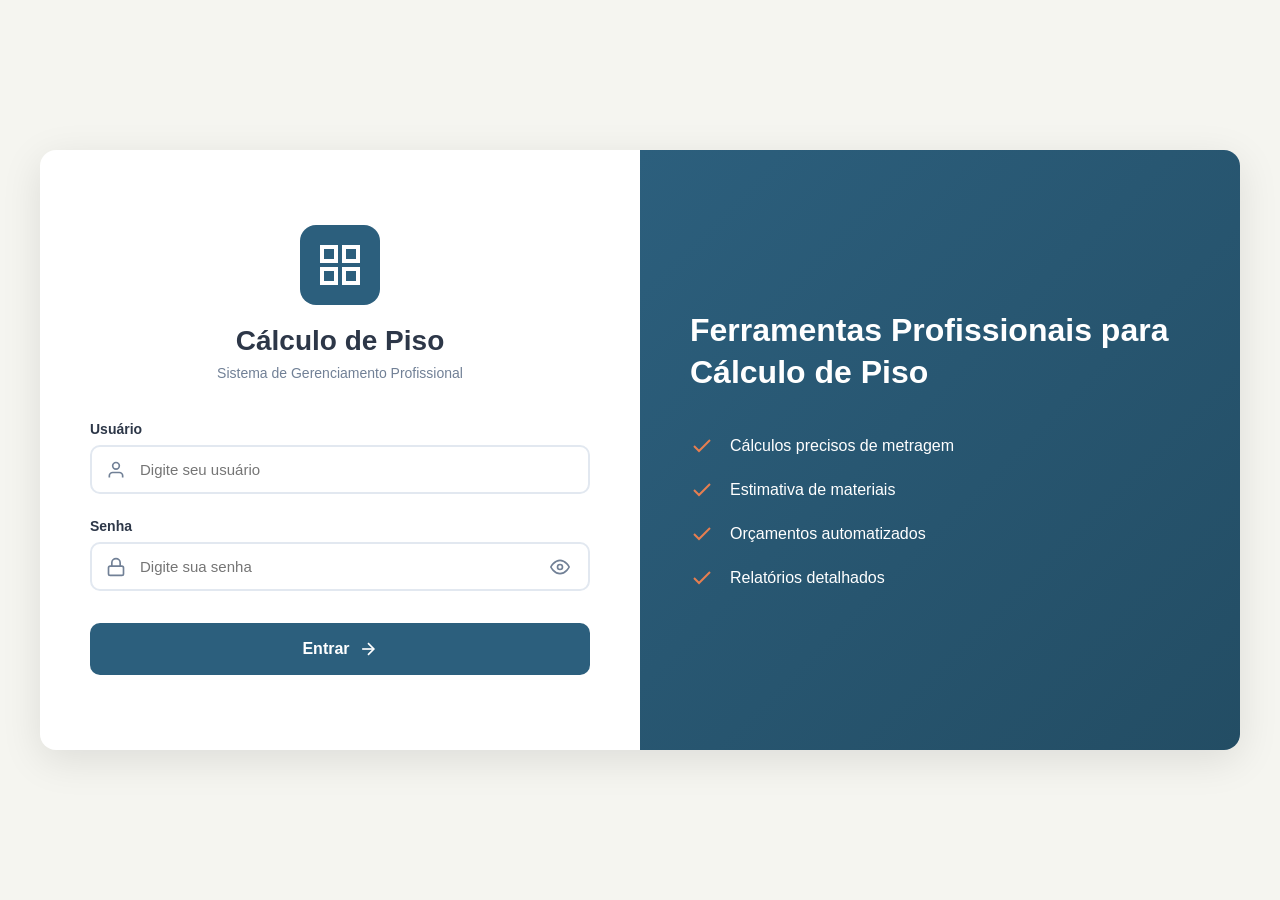
<file: index.html>
<!DOCTYPE html>
<html lang="pt-BR">
<head>
  <meta charset="UTF-8">
  <meta name="viewport" content="width=device-width, initial-scale=1.0">
  <title>Login - Sistema de Cálculo de Piso</title>
  <link rel="stylesheet" href="styles.css">
</head>
<body>
  <div class="container">
    <div class="login-card">
      <div class="logo-section">
        <div class="logo-icon">
          <svg width="48" height="48" viewBox="0 0 24 24" fill="none" stroke="currentColor" stroke-width="2">
            <rect x="3" y="3" width="7" height="7"></rect>
            <rect x="14" y="3" width="7" height="7"></rect>
            <rect x="3" y="14" width="7" height="7"></rect>
            <rect x="14" y="14" width="7" height="7"></rect>
          </svg>
        </div>
        <h1>Cálculo de Piso</h1>
        <p class="subtitle">Sistema de Gerenciamento Profissional</p>
      </div>

      <form id="loginForm" class="login-form">
        <div class="form-group">
          <label for="username">Usuário</label>
          <div class="input-wrapper">
            <svg class="input-icon" width="20" height="20" viewBox="0 0 24 24" fill="none" stroke="currentColor" stroke-width="2">
              <path d="M20 21v-2a4 4 0 0 0-4-4H8a4 4 0 0 0-4 4v2"></path>
              <circle cx="12" cy="7" r="4"></circle>
            </svg>
            <input type="text" id="username" name="username" placeholder="Digite seu usuário" required autocomplete="username">
          </div>
        </div>

        <div class="form-group">
          <label for="password">Senha</label>
          <div class="input-wrapper">
            <svg class="input-icon" width="20" height="20" viewBox="0 0 24 24" fill="none" stroke="currentColor" stroke-width="2">
              <rect x="3" y="11" width="18" height="11" rx="2" ry="2"></rect>
              <path d="M7 11V7a5 5 0 0 1 10 0v4"></path>
            </svg>
            <input type="password" id="password" name="password" placeholder="Digite sua senha" required autocomplete="current-password">
            <button type="button" class="toggle-password" id="togglePassword">
              <svg class="eye-icon" width="20" height="20" viewBox="0 0 24 24" fill="none" stroke="currentColor" stroke-width="2">
                <path d="M1 12s4-8 11-8 11 8 11 8-4 8-11 8-11-8-11-8z"></path>
                <circle cx="12" cy="12" r="3"></circle>
              </svg>
            </button>
          </div>
        </div>

        <div class="error-message" id="errorMessage"></div>

        <button type="submit" class="btn-login" id="btnLogin">
          <span class="btn-text">Entrar</span>
          <svg class="btn-icon" width="20" height="20" viewBox="0 0 24 24" fill="none" stroke="currentColor" stroke-width="2">
            <line x1="5" y1="12" x2="19" y2="12"></line>
            <polyline points="12 5 19 12 12 19"></polyline>
          </svg>
        </button>
      </form>

    </div>

    <div class="info-panel">
      <div class="info-content">
        <h2>Ferramentas Profissionais para Cálculo de Piso</h2>
        <div class="feature-list">
          <div class="feature-item">
            <svg width="24" height="24" viewBox="0 0 24 24" fill="none" stroke="currentColor" stroke-width="2">
              <polyline points="20 6 9 17 4 12"></polyline>
            </svg>
            <span>Cálculos precisos de metragem</span>
          </div>
          <div class="feature-item">
            <svg width="24" height="24" viewBox="0 0 24 24" fill="none" stroke="currentColor" stroke-width="2">
              <polyline points="20 6 9 17 4 12"></polyline>
            </svg>
            <span>Estimativa de materiais</span>
          </div>
          <div class="feature-item">
            <svg width="24" height="24" viewBox="0 0 24 24" fill="none" stroke="currentColor" stroke-width="2">
              <polyline points="20 6 9 17 4 12"></polyline>
            </svg>
            <span>Orçamentos automatizados</span>
          </div>
          <div class="feature-item">
            <svg width="24" height="24" viewBox="0 0 24 24" fill="none" stroke="currentColor" stroke-width="2">
              <polyline points="20 6 9 17 4 12"></polyline>
            </svg>
            <span>Relatórios detalhados</span>
          </div>
        </div>
      </div>
    </div>
  </div>

  <script src="script.js"></script>
</body>
</html>
</file>
<file: styles.css>
* {
  margin: 0;
  padding: 0;
  box-sizing: border-box;
}

:root {
  --color-primary: #2c5f7d;
  --color-primary-hover: #234d64;
  --color-accent: #e67e50;
  --color-background: #f5f5f0;
  --color-card: #ffffff;
  --color-text: #2d3748;
  --color-text-light: #718096;
  --color-border: #e2e8f0;
  --color-error: #dc2626;
  --color-success: #16a34a;
}

/* Forçando overflow hidden para remover barras de rolagem */
html,
body {
  overflow: hidden;
  width: 100%;
  height: 100%;
  margin: 0;
  padding: 0;
}

body {
  font-family: "Segoe UI", Tahoma, Geneva, Verdana, sans-serif;
  background-color: var(--color-background);
  height: 100vh;
  display: flex;
  justify-content: center;
  align-items: center;
  padding: 20px;
}

.container {
  display: grid;
  grid-template-columns: 1fr 1fr;
  max-width: 1200px;
  width: 100%;
  min-height: 600px;
  background: var(--color-card);
  border-radius: 16px;
  box-shadow: 0 10px 40px rgba(0, 0, 0, 0.1);
  overflow: hidden;
}

.login-card {
  padding: 60px 50px;
  display: flex;
  flex-direction: column;
  justify-content: center;
}

.logo-section {
  text-align: center;
  margin-bottom: 40px;
}

.logo-icon {
  display: inline-flex;
  align-items: center;
  justify-content: center;
  width: 80px;
  height: 80px;
  background: var(--color-primary);
  color: white;
  border-radius: 16px;
  margin-bottom: 20px;
}

.logo-section h1 {
  font-size: 28px;
  font-weight: 700;
  color: var(--color-text);
  margin-bottom: 8px;
}

.subtitle {
  font-size: 14px;
  color: var(--color-text-light);
}

.login-form {
  display: flex;
  flex-direction: column;
  gap: 24px;
}

.form-group {
  display: flex;
  flex-direction: column;
  gap: 8px;
}

.form-group label {
  font-size: 14px;
  font-weight: 600;
  color: var(--color-text);
}

.input-wrapper {
  position: relative;
  display: flex;
  align-items: center;
}

.input-icon {
  position: absolute;
  left: 16px;
  color: var(--color-text-light);
  pointer-events: none;
}

.input-wrapper input {
  width: 100%;
  padding: 14px 16px 14px 48px;
  font-size: 15px;
  border: 2px solid var(--color-border);
  border-radius: 10px;
  background: var(--color-card);
  color: var(--color-text);
  transition: all 0.3s ease;
  outline: none;
}

.input-wrapper input:focus {
  border-color: var(--color-primary);
  box-shadow: 0 0 0 3px rgba(44, 95, 125, 0.1);
}

.toggle-password {
  position: absolute;
  right: 16px;
  background: none;
  border: none;
  cursor: pointer;
  padding: 4px;
  display: flex;
  align-items: center;
  color: var(--color-text-light);
  transition: color 0.2s;
}

.toggle-password:hover {
  color: var(--color-primary);
}

.error-message {
  display: none;
  padding: 12px 16px;
  background: #fee;
  border: 1px solid var(--color-error);
  border-radius: 8px;
  color: var(--color-error);
  font-size: 14px;
  font-weight: 500;
}

.error-message.show {
  display: block;
  animation: slideDown 0.3s ease;
}

@keyframes slideDown {
  from {
    opacity: 0;
    transform: translateY(-10px);
  }
  to {
    opacity: 1;
    transform: translateY(0);
  }
}

.btn-login {
  display: flex;
  align-items: center;
  justify-content: center;
  gap: 8px;
  width: 100%;
  padding: 16px 24px;
  font-size: 16px;
  font-weight: 600;
  color: white;
  background: var(--color-primary);
  border: none;
  border-radius: 10px;
  cursor: pointer;
  transition: all 0.3s ease;
  margin-top: 8px;
}

.btn-login:hover {
  background: var(--color-primary-hover);
  transform: translateY(-2px);
  box-shadow: 0 4px 12px rgba(44, 95, 125, 0.3);
}

.btn-login:active {
  transform: translateY(0);
}

.btn-login.loading {
  pointer-events: none;
  opacity: 0.7;
}

.btn-login.loading .btn-text {
  opacity: 0.5;
}

.btn-icon {
  transition: transform 0.3s ease;
}

.btn-login:hover .btn-icon {
  transform: translateX(4px);
}

.footer-text {
  margin-top: 32px;
  text-align: center;
}

.footer-text p {
  font-size: 13px;
  color: var(--color-text-light);
}

.info-panel {
  background: linear-gradient(135deg, var(--color-primary) 0%, var(--color-primary-hover) 100%);
  color: white;
  padding: 60px 50px;
  display: flex;
  align-items: center;
  justify-content: center;
}

.info-content h2 {
  font-size: 32px;
  font-weight: 700;
  margin-bottom: 40px;
  line-height: 1.3;
}

.feature-list {
  display: flex;
  flex-direction: column;
  gap: 20px;
}

.feature-item {
  display: flex;
  align-items: center;
  gap: 16px;
  font-size: 16px;
}

.feature-item svg {
  flex-shrink: 0;
  width: 24px;
  height: 24px;
  color: var(--color-accent);
}

@media (max-width: 968px) {
  .container {
    grid-template-columns: 1fr;
    margin: 20px;
  }

  .info-panel {
    display: none;
  }

  .login-card {
    padding: 40px 30px;
  }
}

/* Ajustando card para mobile sem criar overflow */
@media (max-width: 768px) {
  body {
    padding: 15px;
    align-items: center;
  }

  .login-card {
    width: 100%;
    max-width: 400px;
    padding: 30px 25px;
    margin: 0 auto;
  }

  .login-icon {
    width: 70px;
    height: 70px;
  }

  .login-title {
    font-size: 24px;
  }

  .login-subtitle {
    font-size: 13px;
  }
}

/* Ajuste específico para telas muito pequenas */
@media (max-height: 700px) {
  .login-card {
    padding: 25px 20px;
  }

  .login-icon {
    width: 60px;
    height: 60px;
    margin-bottom: 15px;
  }

  .login-title {
    font-size: 22px;
    margin-bottom: 5px;
  }

  .login-subtitle {
    font-size: 12px;
    margin-bottom: 25px;
  }

  .form-group {
    margin-bottom: 18px;
  }
}

@media (max-width: 480px) {
 body {
    margin-top: -60px;
    padding: 15px;
    align-items: center;
  }

  .login-card {
    width: 100%;
    max-width: 400px;
    padding: 30px 25px;
    margin: 0 auto;
  }

  .login-icon {
    width: 70px;
    height: 70px;
  }

  .login-title {
    font-size: 24px;
  }

  .login-subtitle {
    font-size: 13px;
  }
}
</file>
<file: calculadora.css>
* {
  margin: 0;
  padding: 0;
  box-sizing: border-box;
}

html,
body {
  width: 100%;
  height: 100%;
  overflow-x: hidden;
}

body {
  font-family: -apple-system, BlinkMacSystemFont, "Segoe UI", Roboto, "Helvetica Neue", Arial, sans-serif;
  background: #f5f5f7;
  color: #1d1d1f;
  line-height: 1.6;
  overflow-y: auto;
}

.header {
  background: white;
  border-bottom: 1px solid #e5e5e7;
  padding: 1rem 2rem;
  position: sticky;
  top: 0;
  z-index: 100;
}

.header-content {
  max-width: 1200px;
  margin: 0 auto;
  display: flex;
  justify-content: space-between;
  align-items: center;
}

.header-title {
  display: flex;
  align-items: center;
  gap: 0.75rem;
}

.logo-icon {
  width: 32px;
  height: 32px;
  color: #7c3aed;
}

.header-title h1 {
  font-size: 1.5rem;
  font-weight: 600;
  color: #1d1d1f;
}

.btn-sair {
  display: flex;
  align-items: center;
  gap: 0.5rem;
  padding: 0.625rem 1.25rem;
  background: white;
  border: 1px solid #e5e5e7;
  border-radius: 8px;
  font-size: 0.875rem;
  font-weight: 500;
  color: #1d1d1f;
  cursor: pointer;
  transition: all 0.2s;
}

.btn-sair:hover {
  background: #f5f5f7;
  border-color: #d1d1d6;
}

.container {
  max-width: 1200px;
  margin: 0 auto;
  padding: 2rem;
  min-height: calc(100vh - 140px);
}

.calc-card {
  background: white;
  border-radius: 16px;
  padding: 2.5rem;
  box-shadow: 0 2px 8px rgba(0, 0, 0, 0.04);
  margin-bottom: 2rem;
}

.calc-header {
  margin-bottom: 2rem;
}

.calc-header h2 {
  font-size: 1.75rem;
  font-weight: 600;
  color: #1d1d1f;
  margin-bottom: 0.5rem;
}

.subtitle {
  font-size: 0.938rem;
  color: #6e6e73;
}

.form-group {
  margin-bottom: 1.5rem;
}

.form-group label {
  display: block;
  font-size: 0.938rem;
  font-weight: 500;
  color: #1d1d1f;
  margin-bottom: 0.5rem;
}

.input-area {
  width: 100%;
  padding: 1rem;
  font-size: 1rem;
  border: 2px solid #e5e5e7;
  border-radius: 12px;
  outline: none;
  transition: all 0.2s;
  background: #fafafa;
}

.input-area:focus {
  border-color: #7c3aed;
  background: white;
}

.input-hint {
  font-size: 0.813rem;
  color: #86868b;
  margin-top: 0.5rem;
}

.btn-calcular {
  width: 100%;
  display: flex;
  align-items: center;
  justify-content: center;
  gap: 0.75rem;
  padding: 1rem;
  background: linear-gradient(135deg, #7c3aed 0%, #a855f7 100%);
  color: white;
  border: none;
  border-radius: 12px;
  font-size: 1rem;
  font-weight: 600;
  cursor: pointer;
  transition: all 0.3s;
}

.btn-calcular:hover {
  transform: translateY(-2px);
  box-shadow: 0 8px 20px rgba(124, 58, 237, 0.3);
}

.btn-calcular:active {
  transform: translateY(0);
}

.results-section {
  animation: fadeIn 0.5s ease-in-out;
}

@keyframes fadeIn {
  from {
    opacity: 0;
    transform: translateY(20px);
  }
  to {
    opacity: 1;
    transform: translateY(0);
  }
}

.results-header {
  margin-bottom: 1.5rem;
}

.results-header h3 {
  font-size: 1.5rem;
  font-weight: 600;
  color: #1d1d1f;
  margin-bottom: 0.5rem;
}

.results-subtitle {
  font-size: 0.938rem;
  color: #6e6e73;
}

.results-grid {
  display: grid;
  grid-template-columns: repeat(auto-fit, minmax(300px, 1fr));
  gap: 1.5rem;
  margin-bottom: 2rem;
}

.result-card {
  background: white;
  border: 2px solid #e5e5e7;
  border-radius: 16px;
  padding: 2rem;
  display: flex;
  gap: 1.5rem;
  transition: all 0.3s;
}

.result-card:hover {
  border-color: #7c3aed;
  box-shadow: 0 4px 12px rgba(124, 58, 237, 0.1);
}

.result-icon {
  width: 64px;
  height: 64px;
  border-radius: 12px;
  display: flex;
  align-items: center;
  justify-content: center;
  flex-shrink: 0;
}

.argamassa-icon {
  background: linear-gradient(135deg, #7c3aed 0%, #a855f7 100%);
  color: white;
}

.rejunte-icon {
  background: linear-gradient(135deg, #7c3aed 0%, #a855f7 100%);
  color: white;
}

.result-content {
  flex: 1;
}

.result-label {
  font-size: 0.938rem;
  font-weight: 500;
  color: #1d1d1f;
  margin-bottom: 0.5rem;
}

.result-value {
  font-size: 2rem;
  font-weight: 700;
  color: #1d1d1f;
  margin-bottom: 0.25rem;
}

.result-detail {
  font-size: 0.813rem;
  color: #86868b;
}

.info-box {
  background: linear-gradient(135deg, #f3f0ff 0%, #faf5ff 100%);
  border-radius: 16px;
  padding: 2rem;
  border: 1px solid #e9d5ff;
}

.info-header {
  display: flex;
  align-items: center;
  gap: 0.75rem;
  margin-bottom: 1.25rem;
  color: #7c3aed;
}

.info-header h4 {
  font-size: 1.125rem;
  font-weight: 600;
}

.info-list {
  list-style: none;
  display: flex;
  flex-direction: column;
  gap: 0.875rem;
}

.info-list li {
  display: flex;
  align-items: center;
  gap: 0.75rem;
  font-size: 0.938rem;
  color: #1d1d1f;
}

.info-list li svg {
  color: #7c3aed;
  flex-shrink: 0;
}

.footer {
  background: white;
  border-top: 1px solid #e5e5e7;
  padding: 1.5rem 2rem;
  text-align: center;
}

.footer p {
  font-size: 0.813rem;
  color: #86868b;
}

.footer a {
  text-decoration: none;
}

.footer a:hover {
  color: #001;
}

@media (max-width: 768px) {
  .header {
    padding: 1rem;
  }

  .header-title h1 {
    font-size: 1.125rem;
  }

  .logo-icon {
    width: 28px;
    height: 28px;
  }

  .btn-sair {
    padding: 0.5rem 0.875rem;
    font-size: 0.813rem;
  }

  .container {
    padding: 1rem;
  }

  .calc-card {
    padding: 1.5rem;
  }

  .calc-header h2 {
    font-size: 1.375rem;
  }

  .results-grid {
    grid-template-columns: 1fr;
  }

  .result-card {
    padding: 1.5rem;
  }

  .result-icon {
    width: 56px;
    height: 56px;
  }

  .result-value {
    font-size: 1.75rem;
  }

  .info-box {
    padding: 1.5rem;
  }
}
</file>
